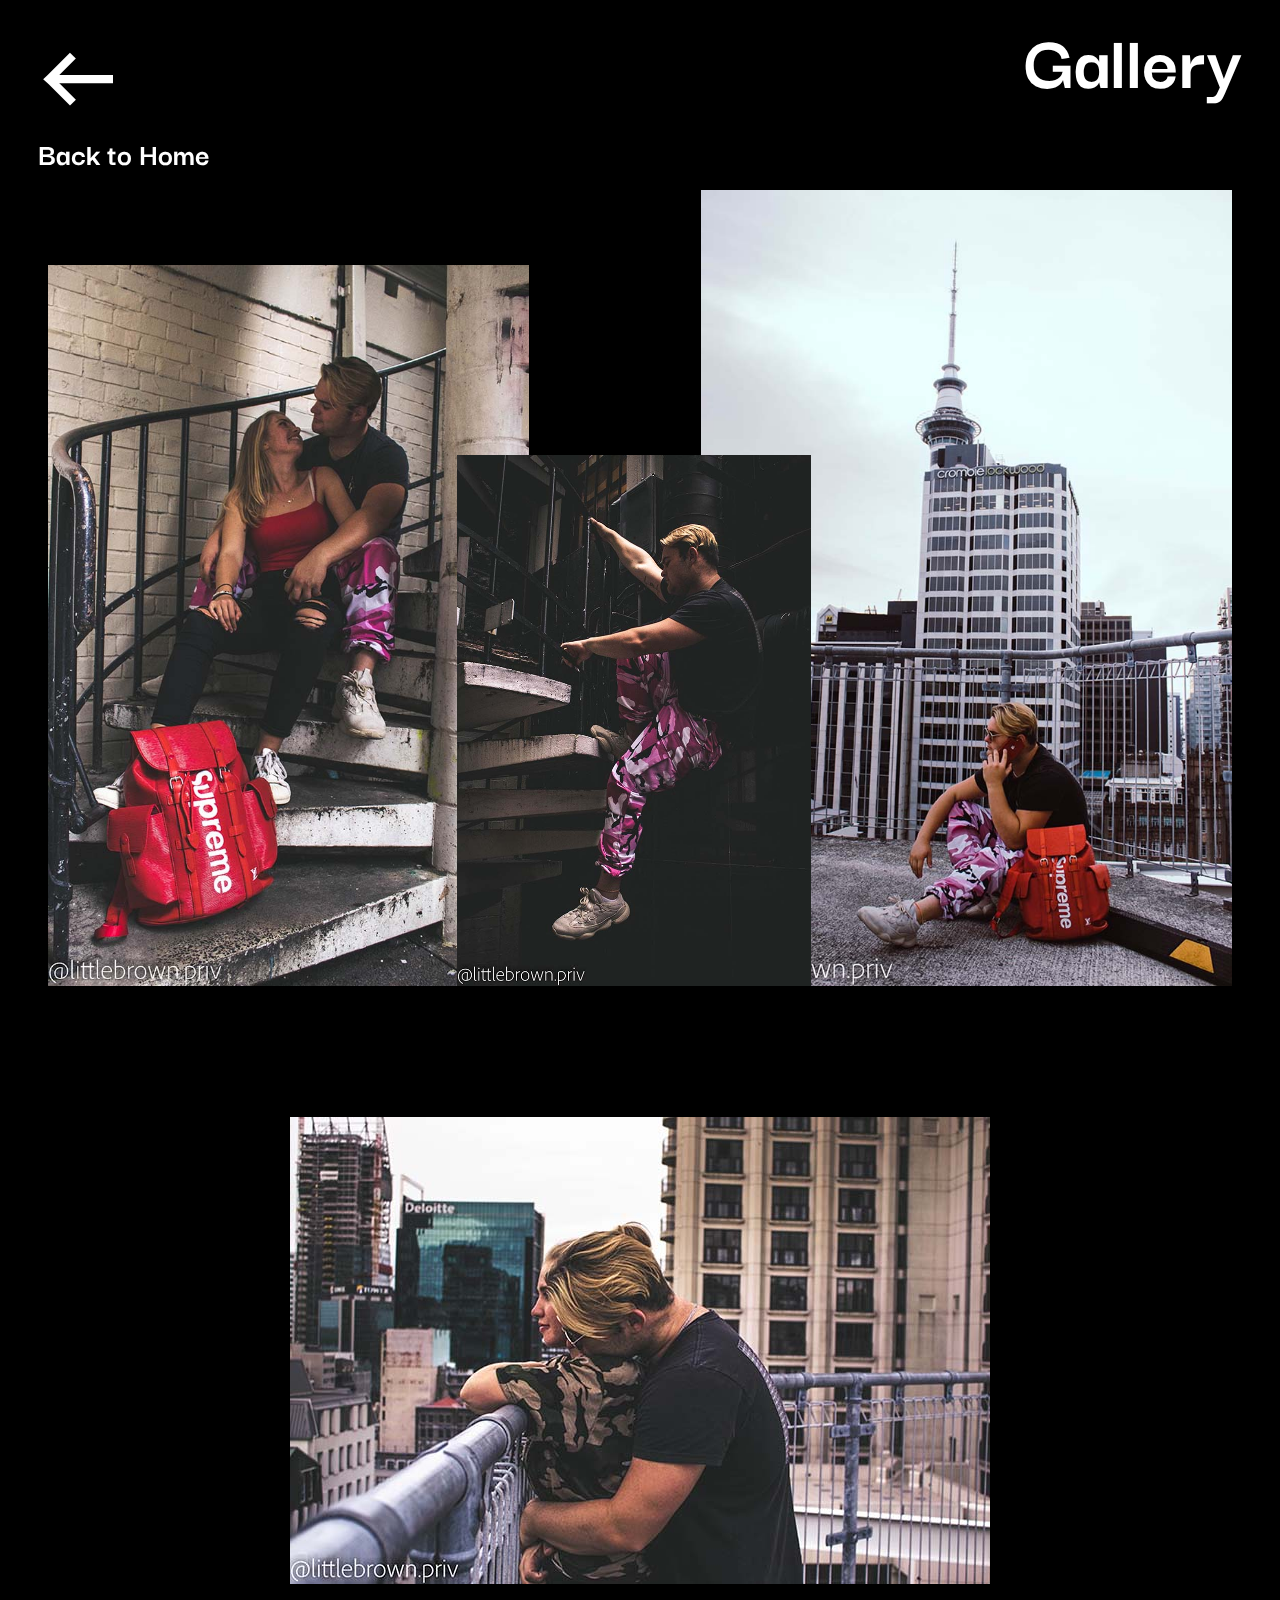
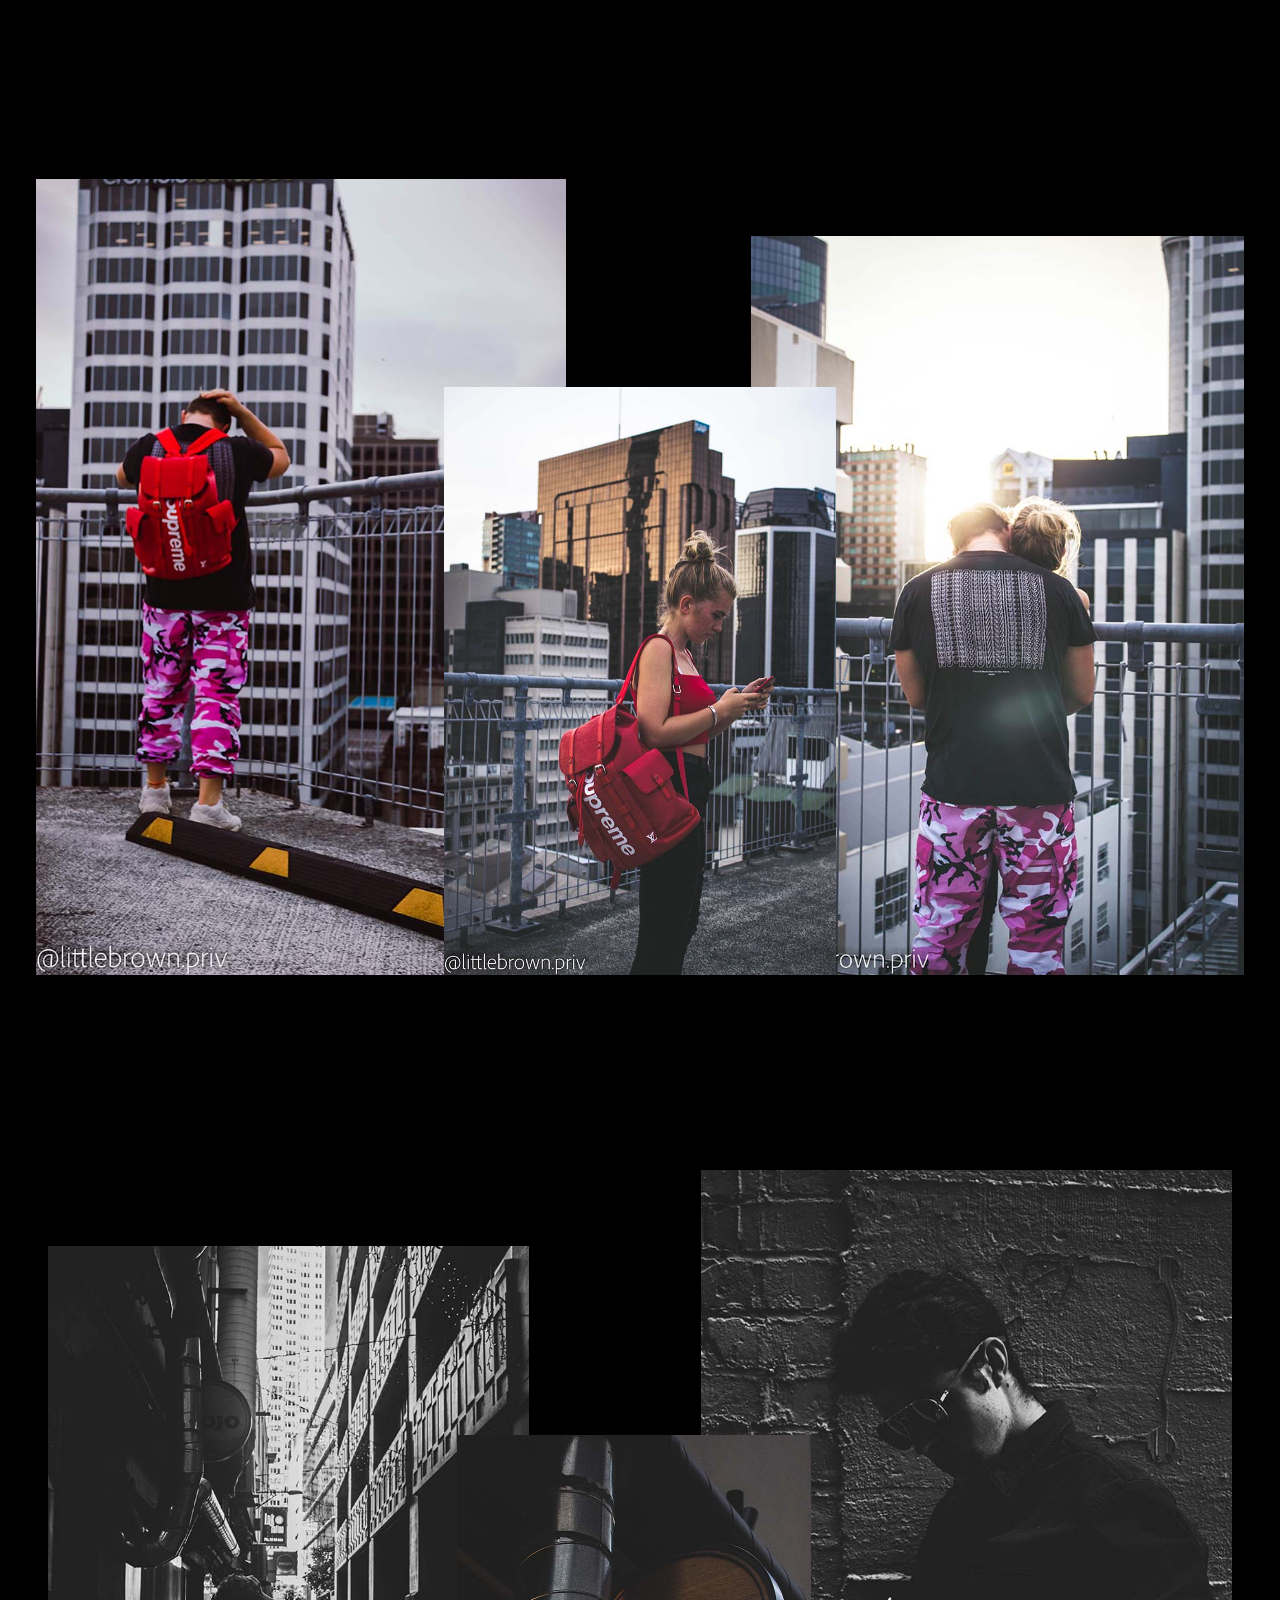
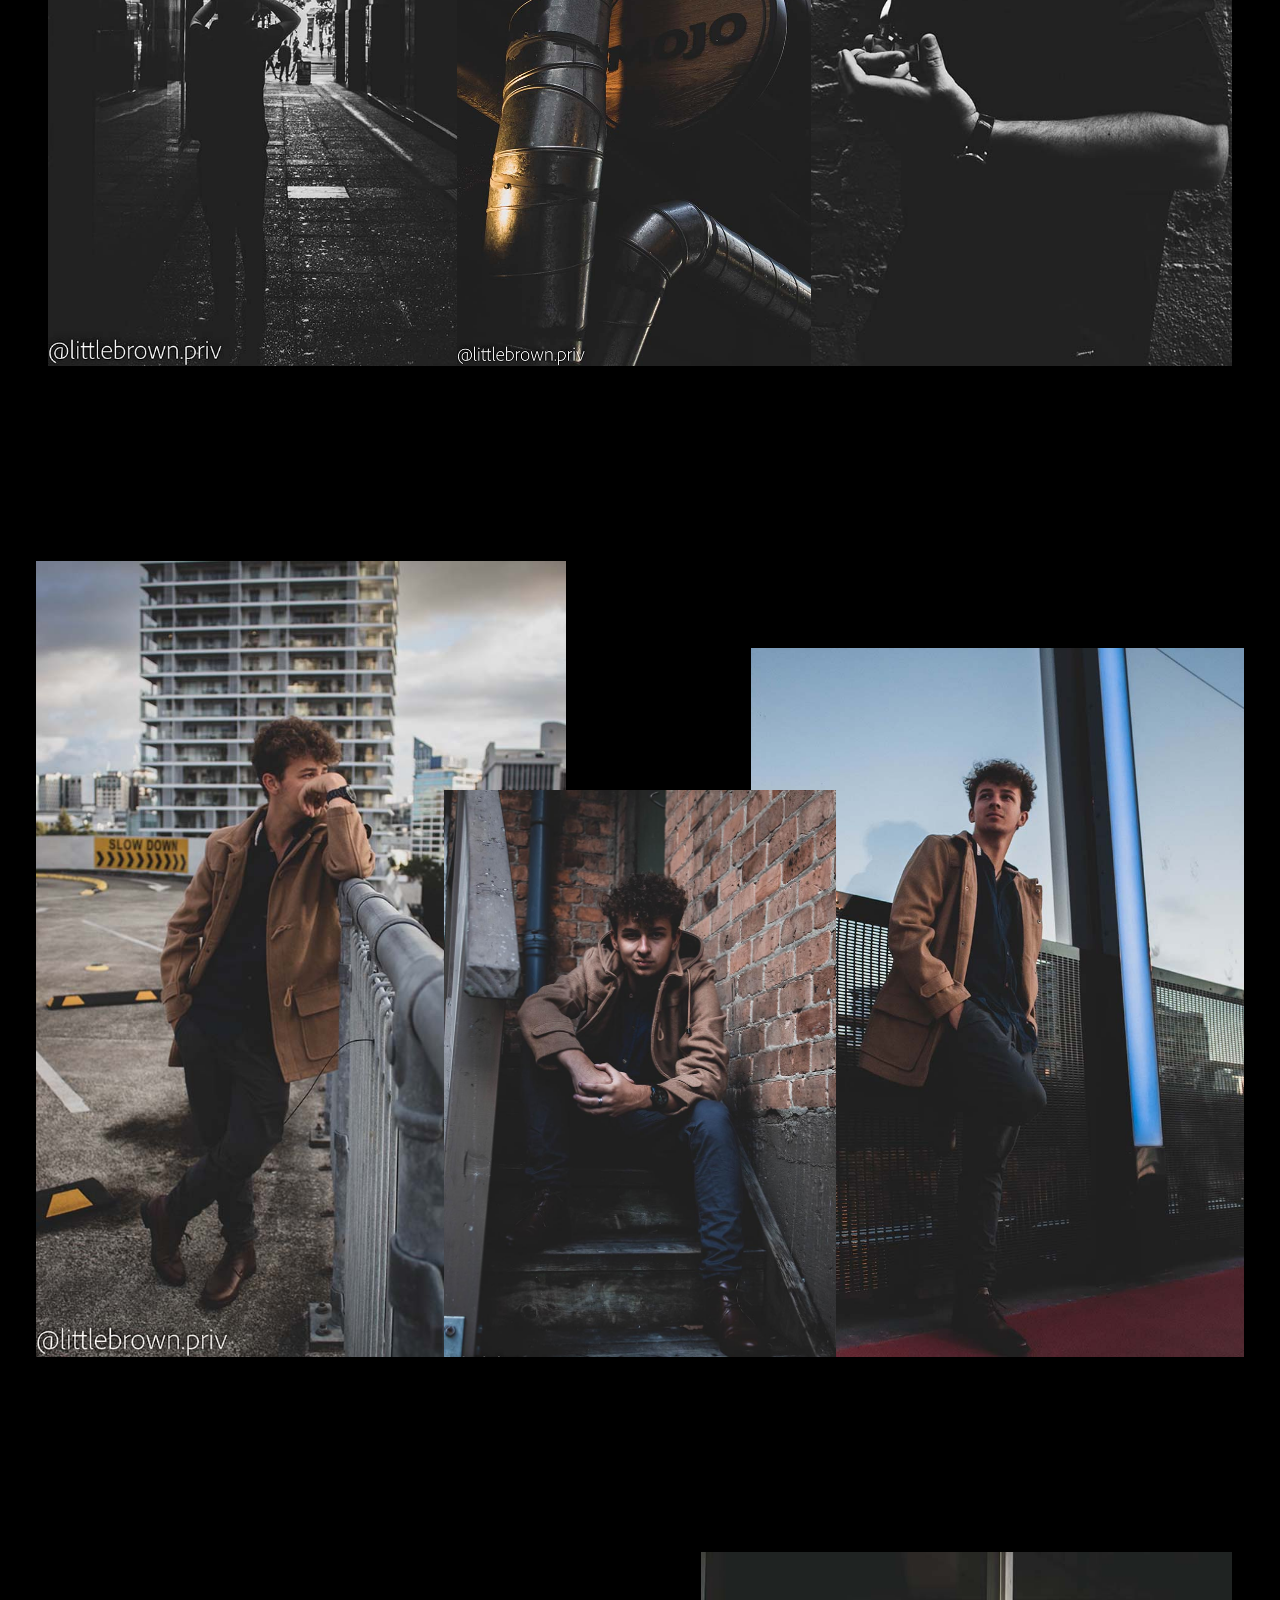
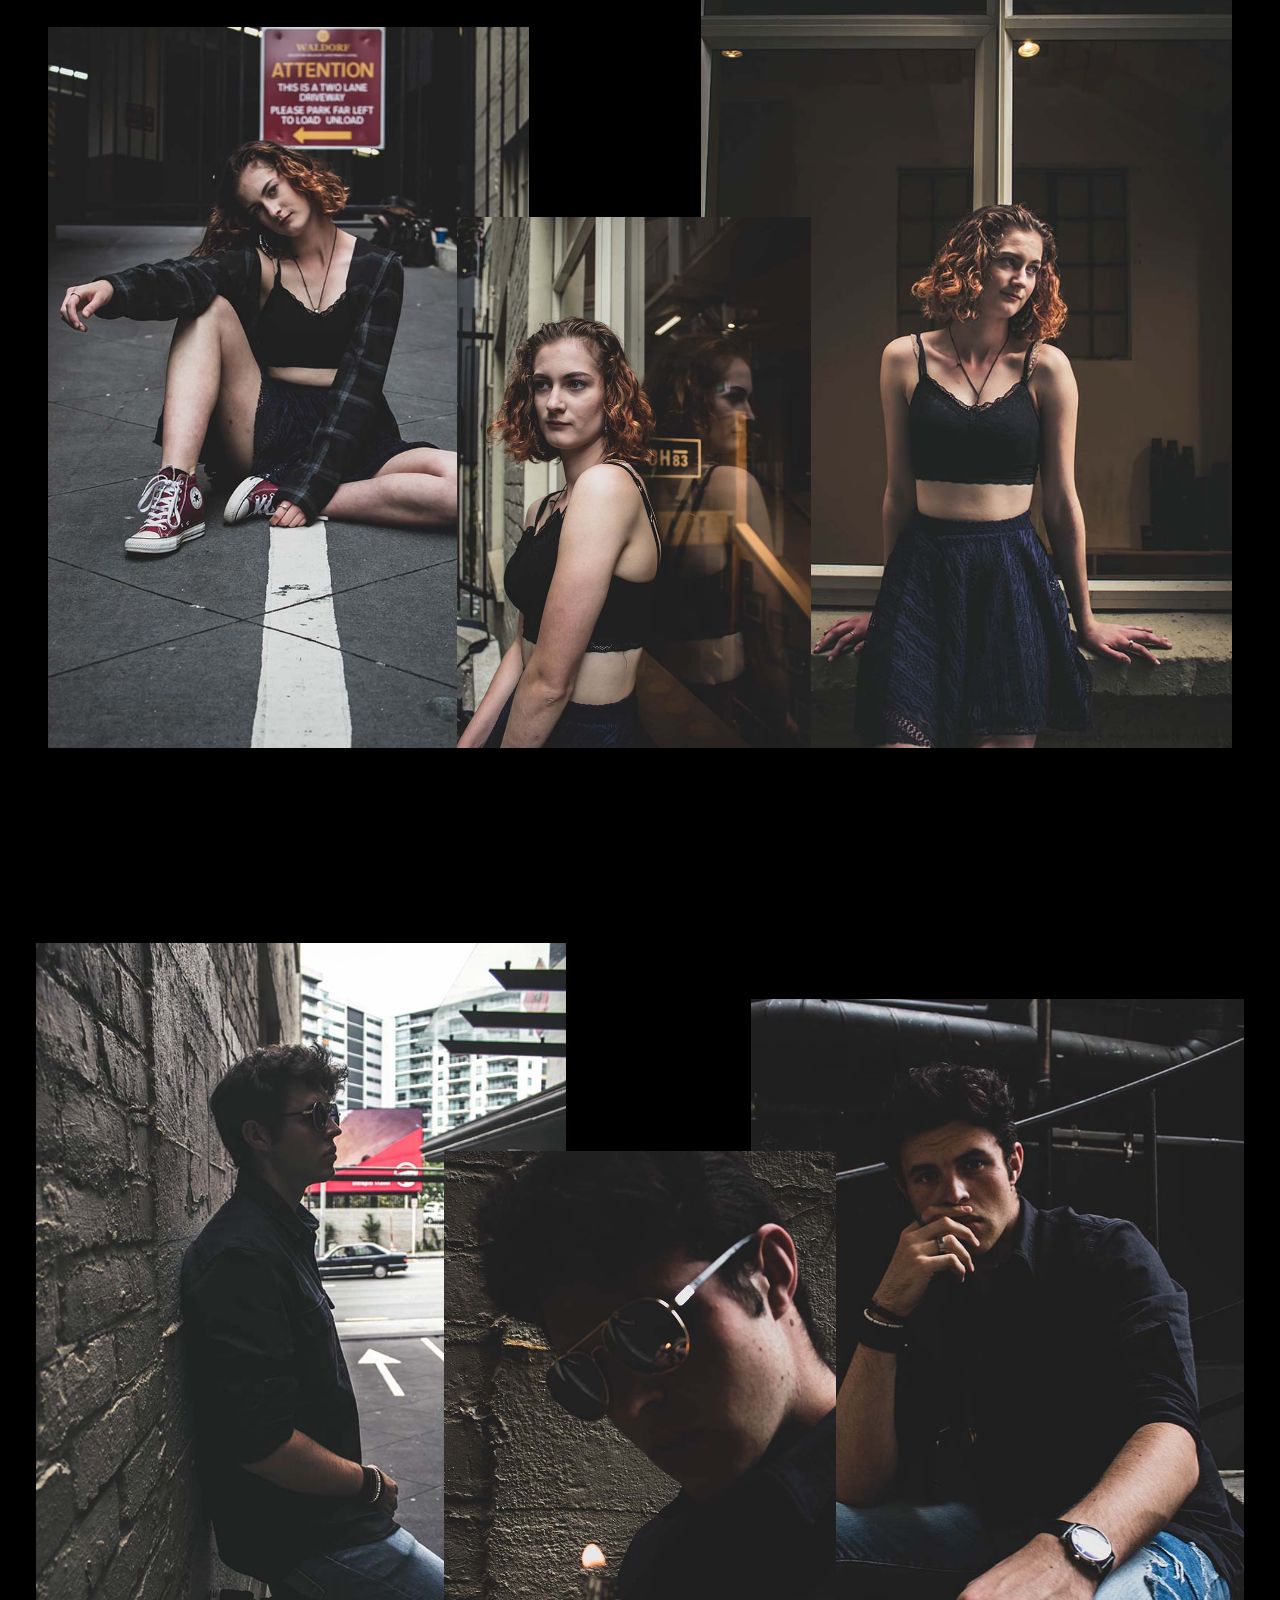
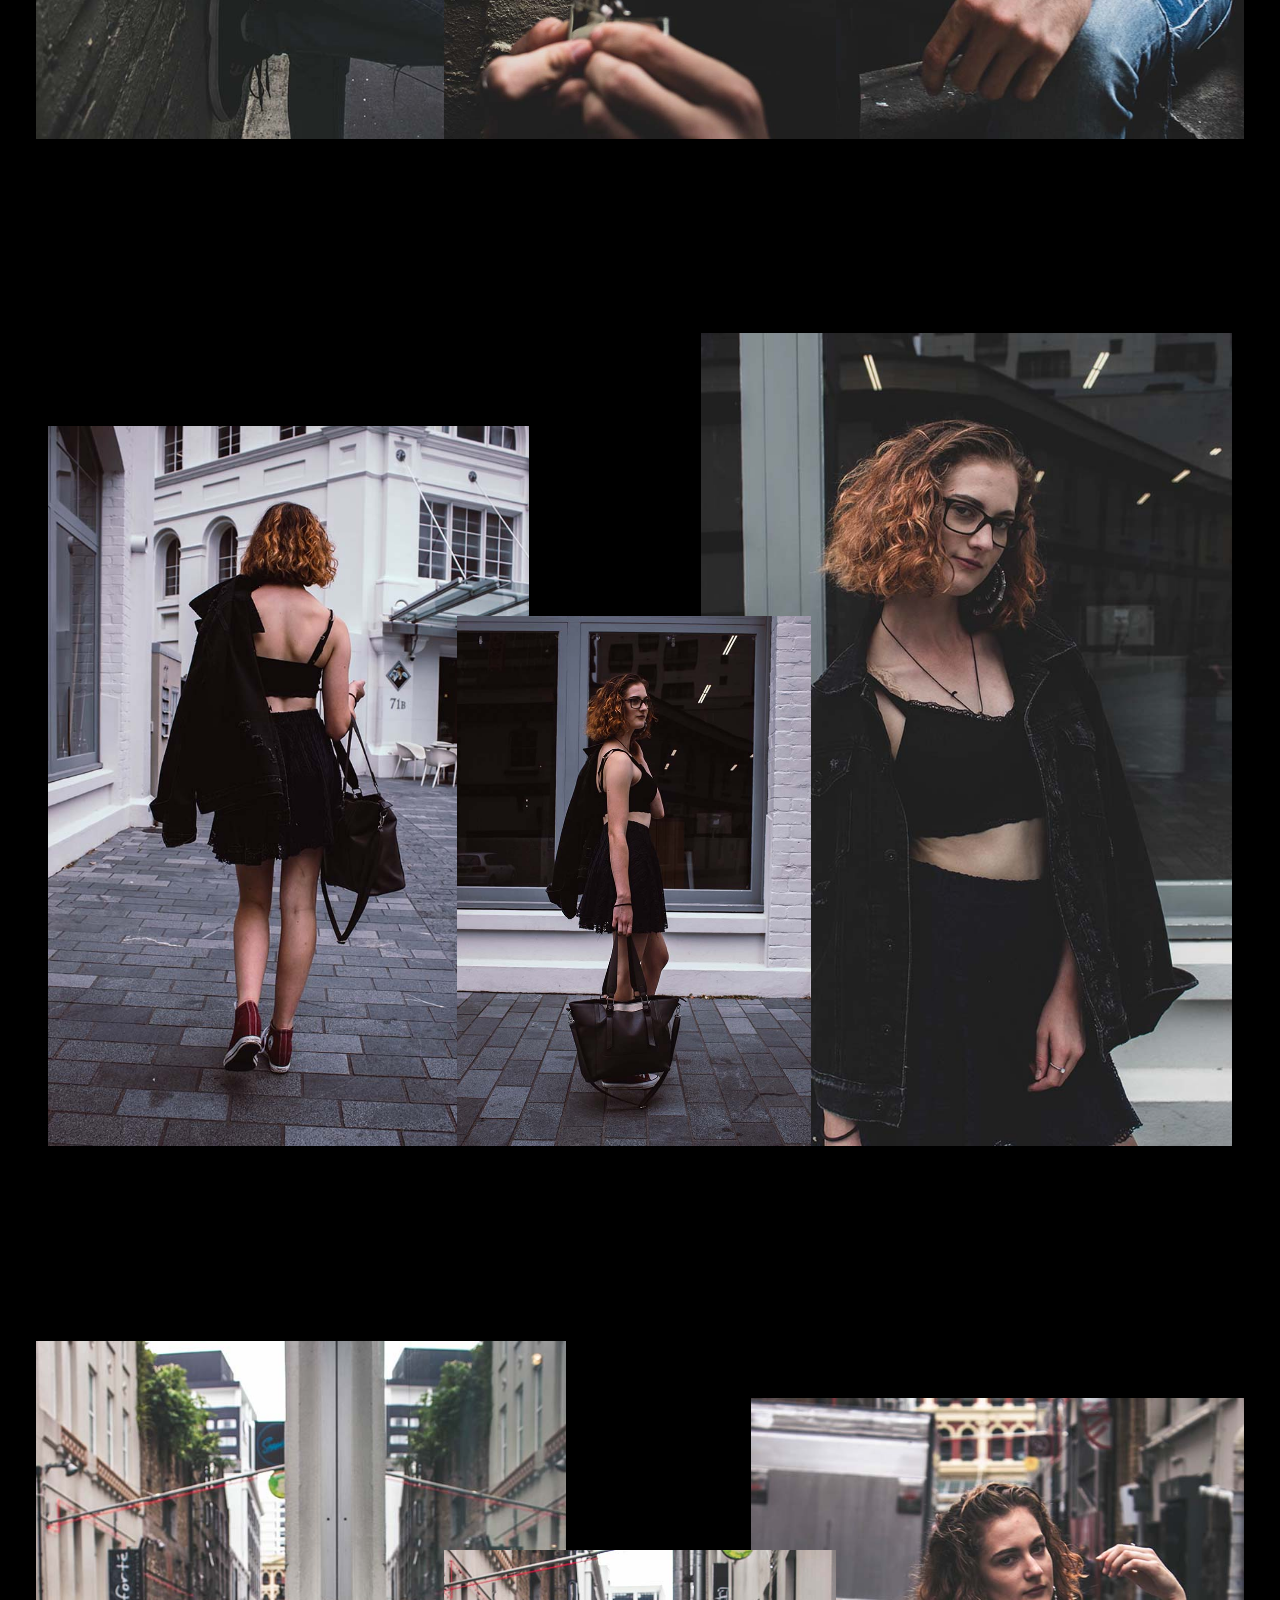
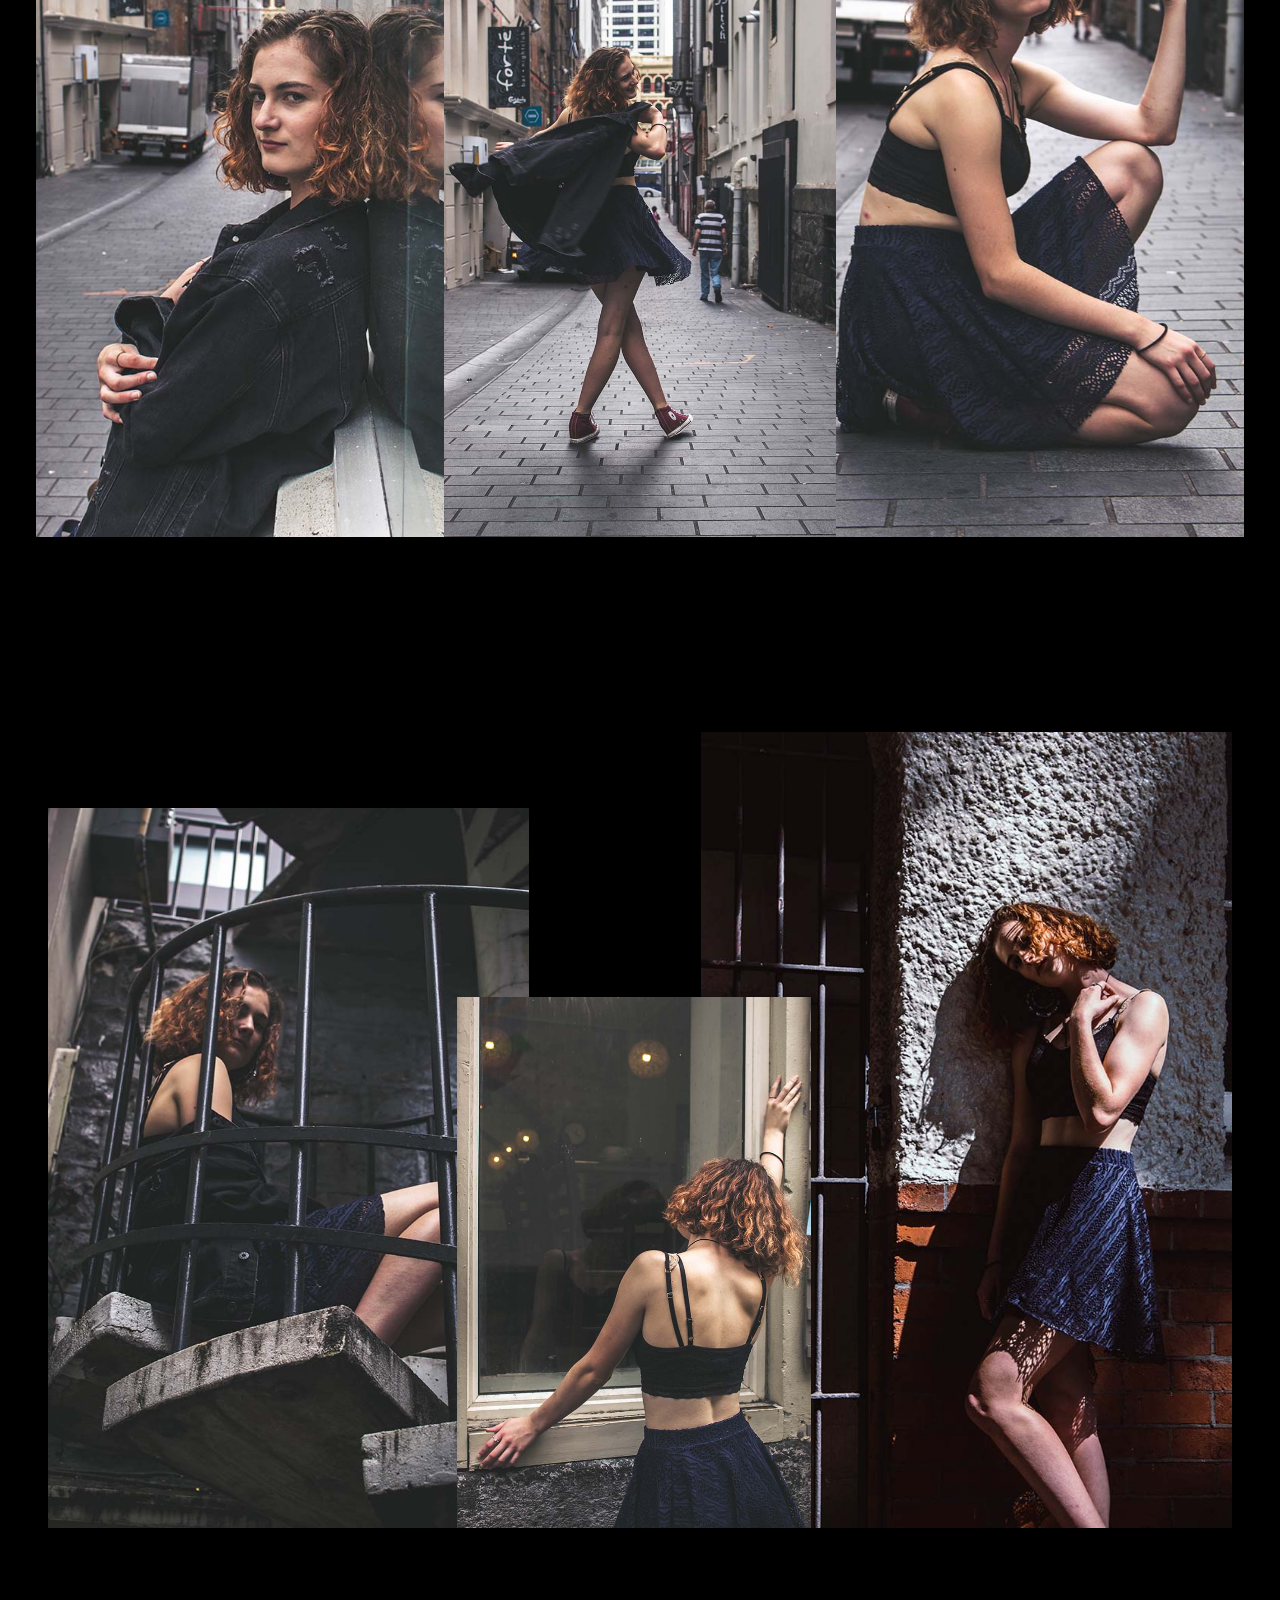
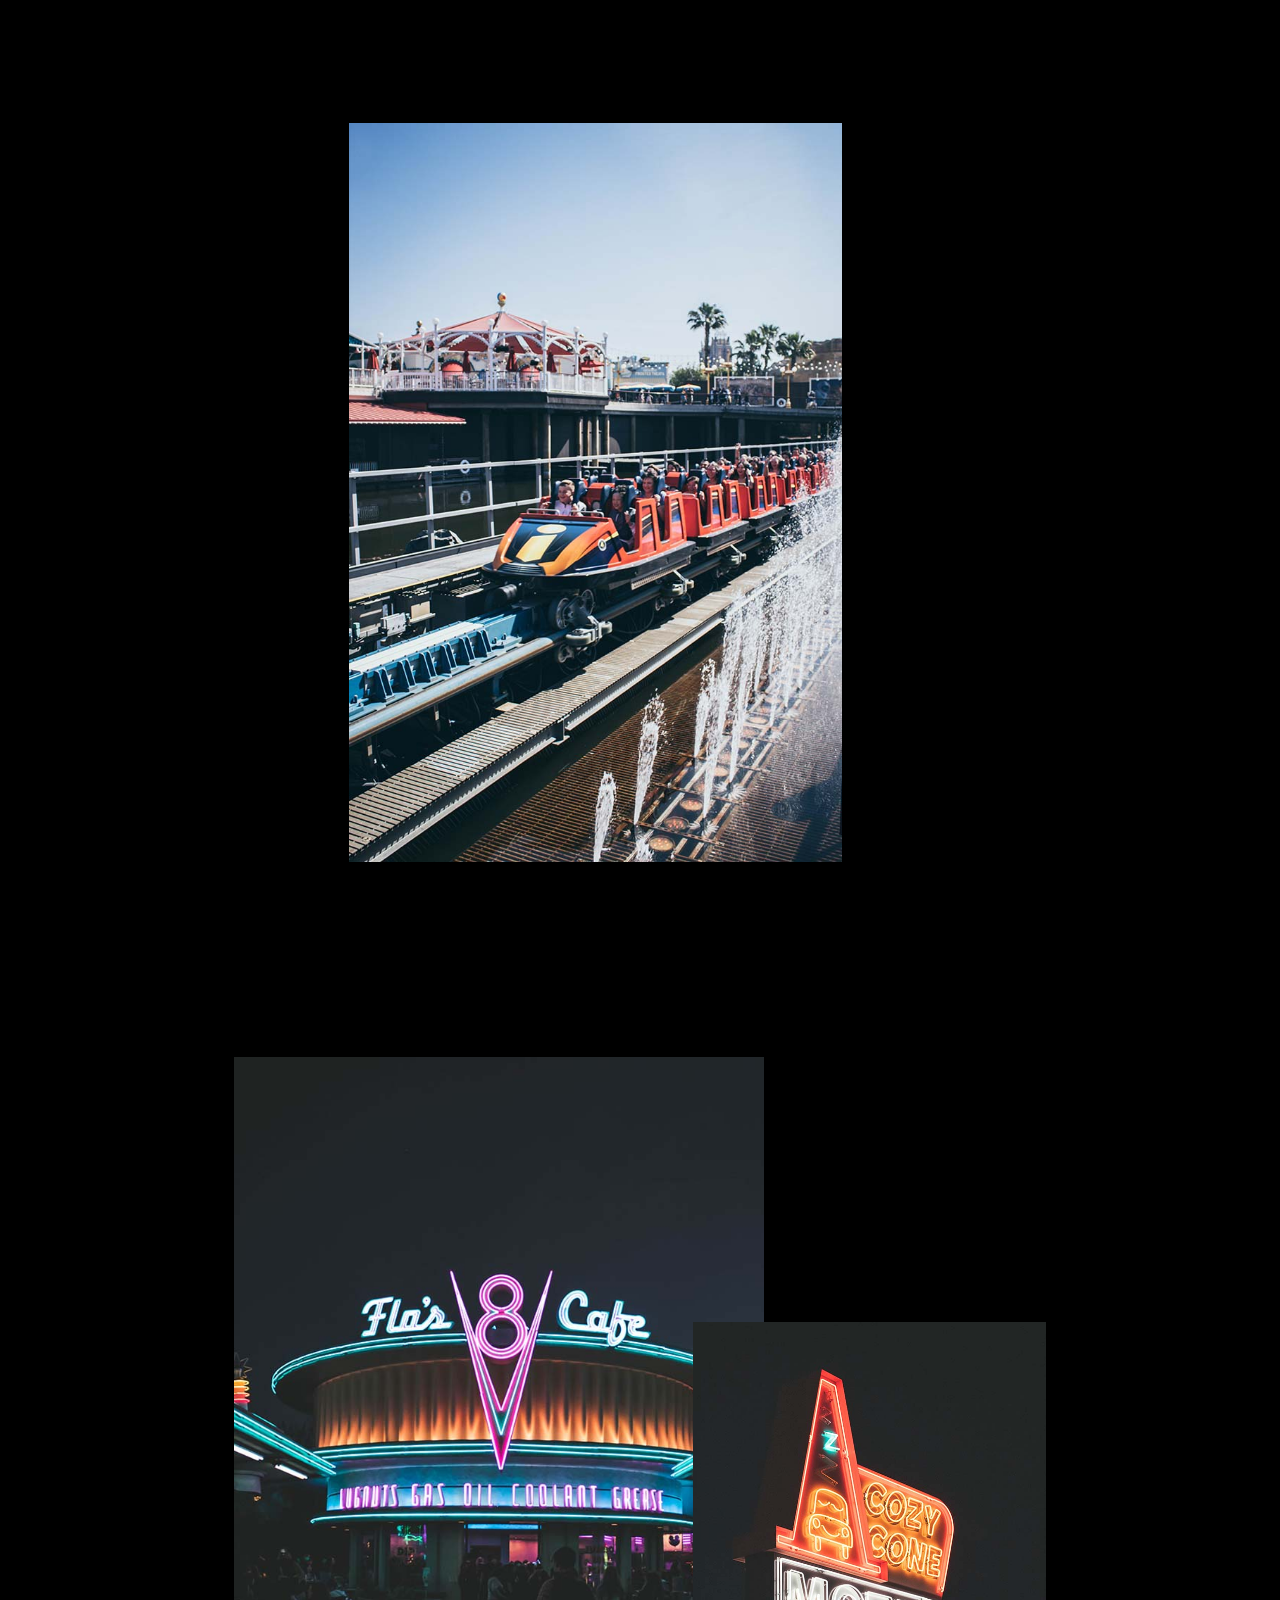
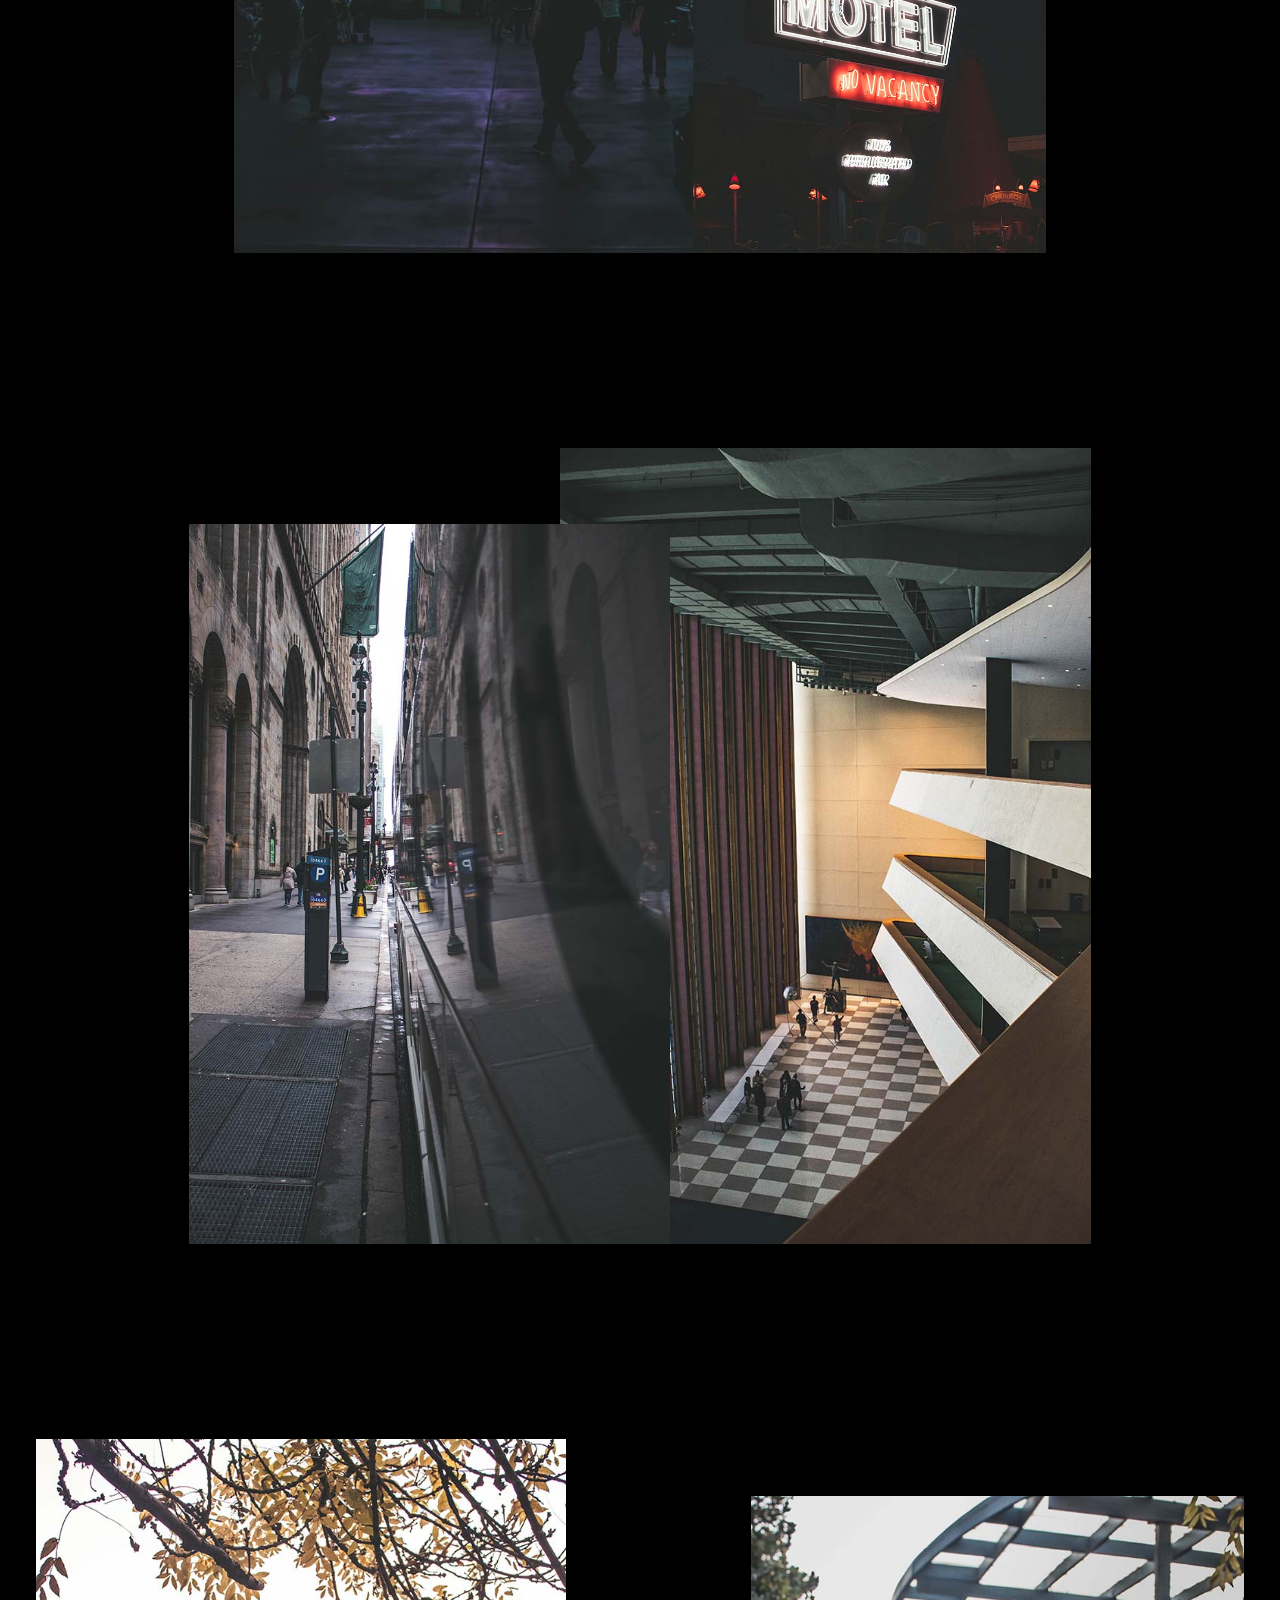
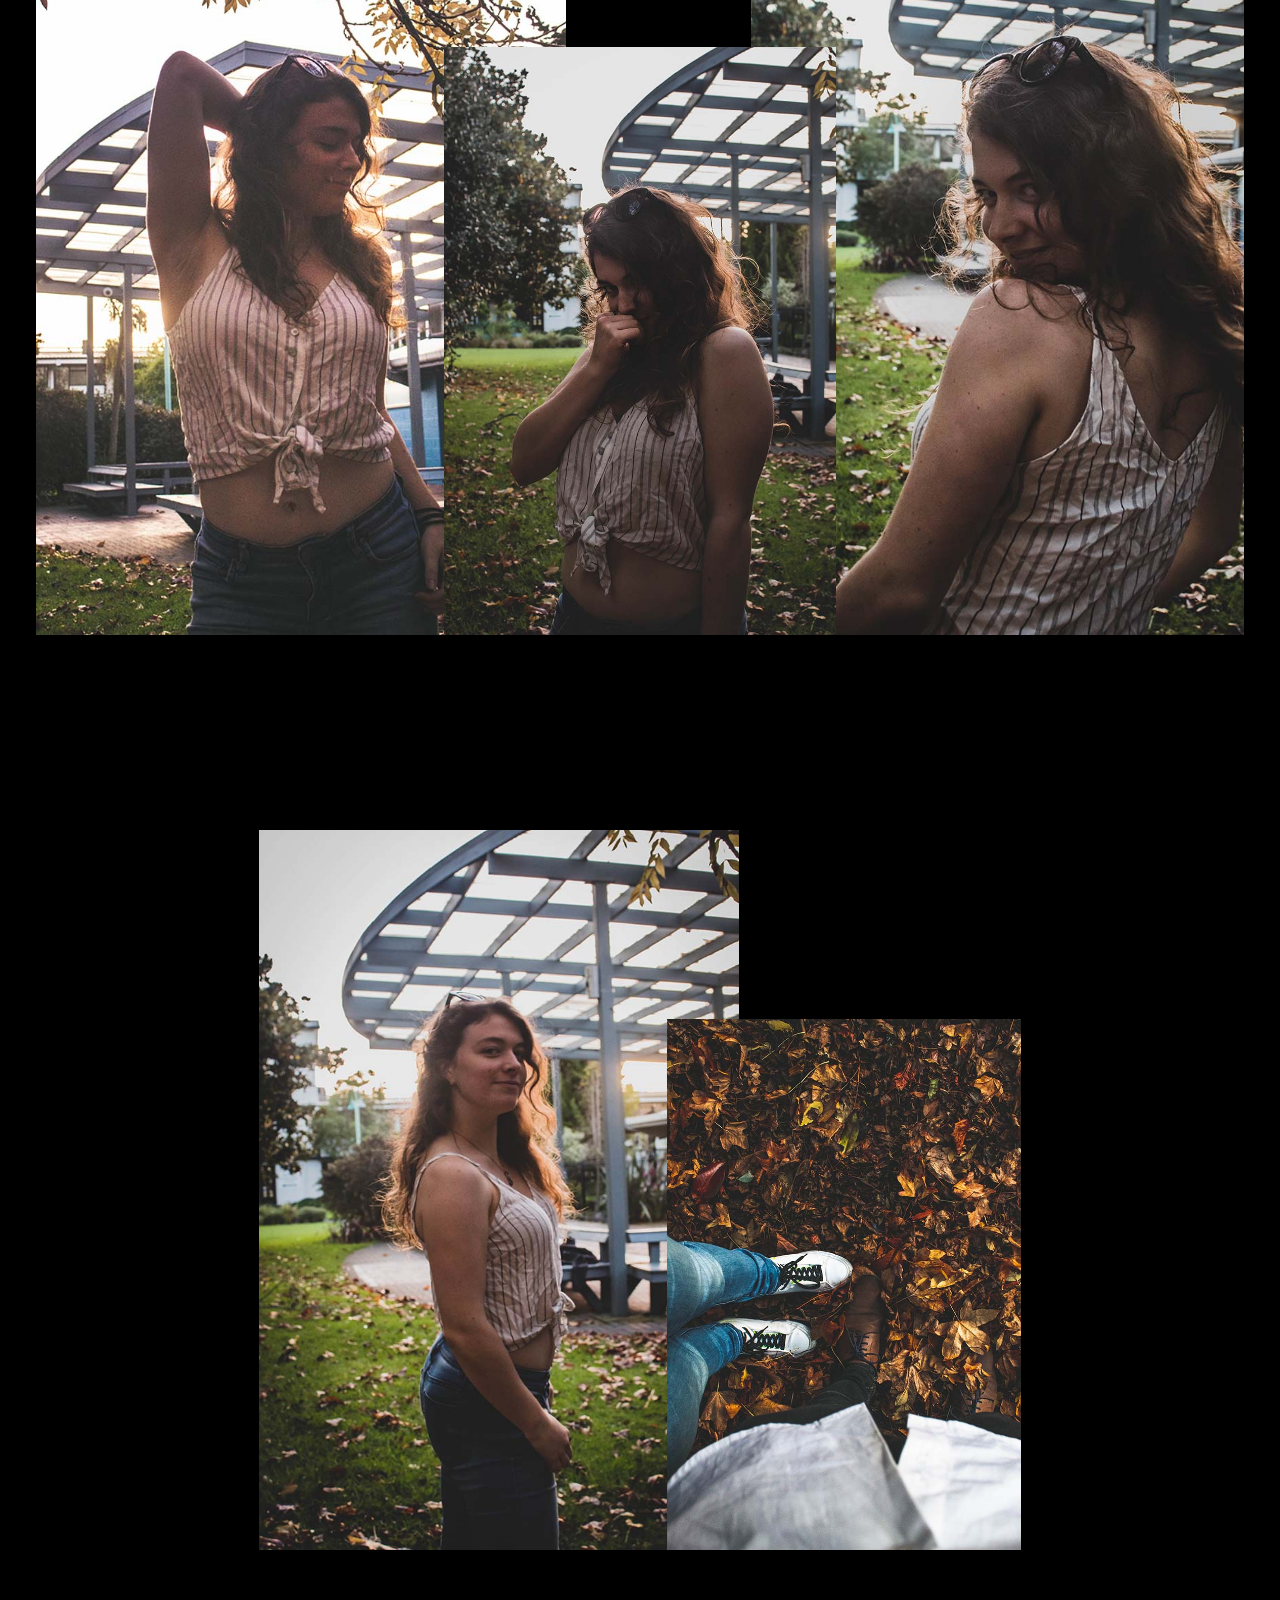
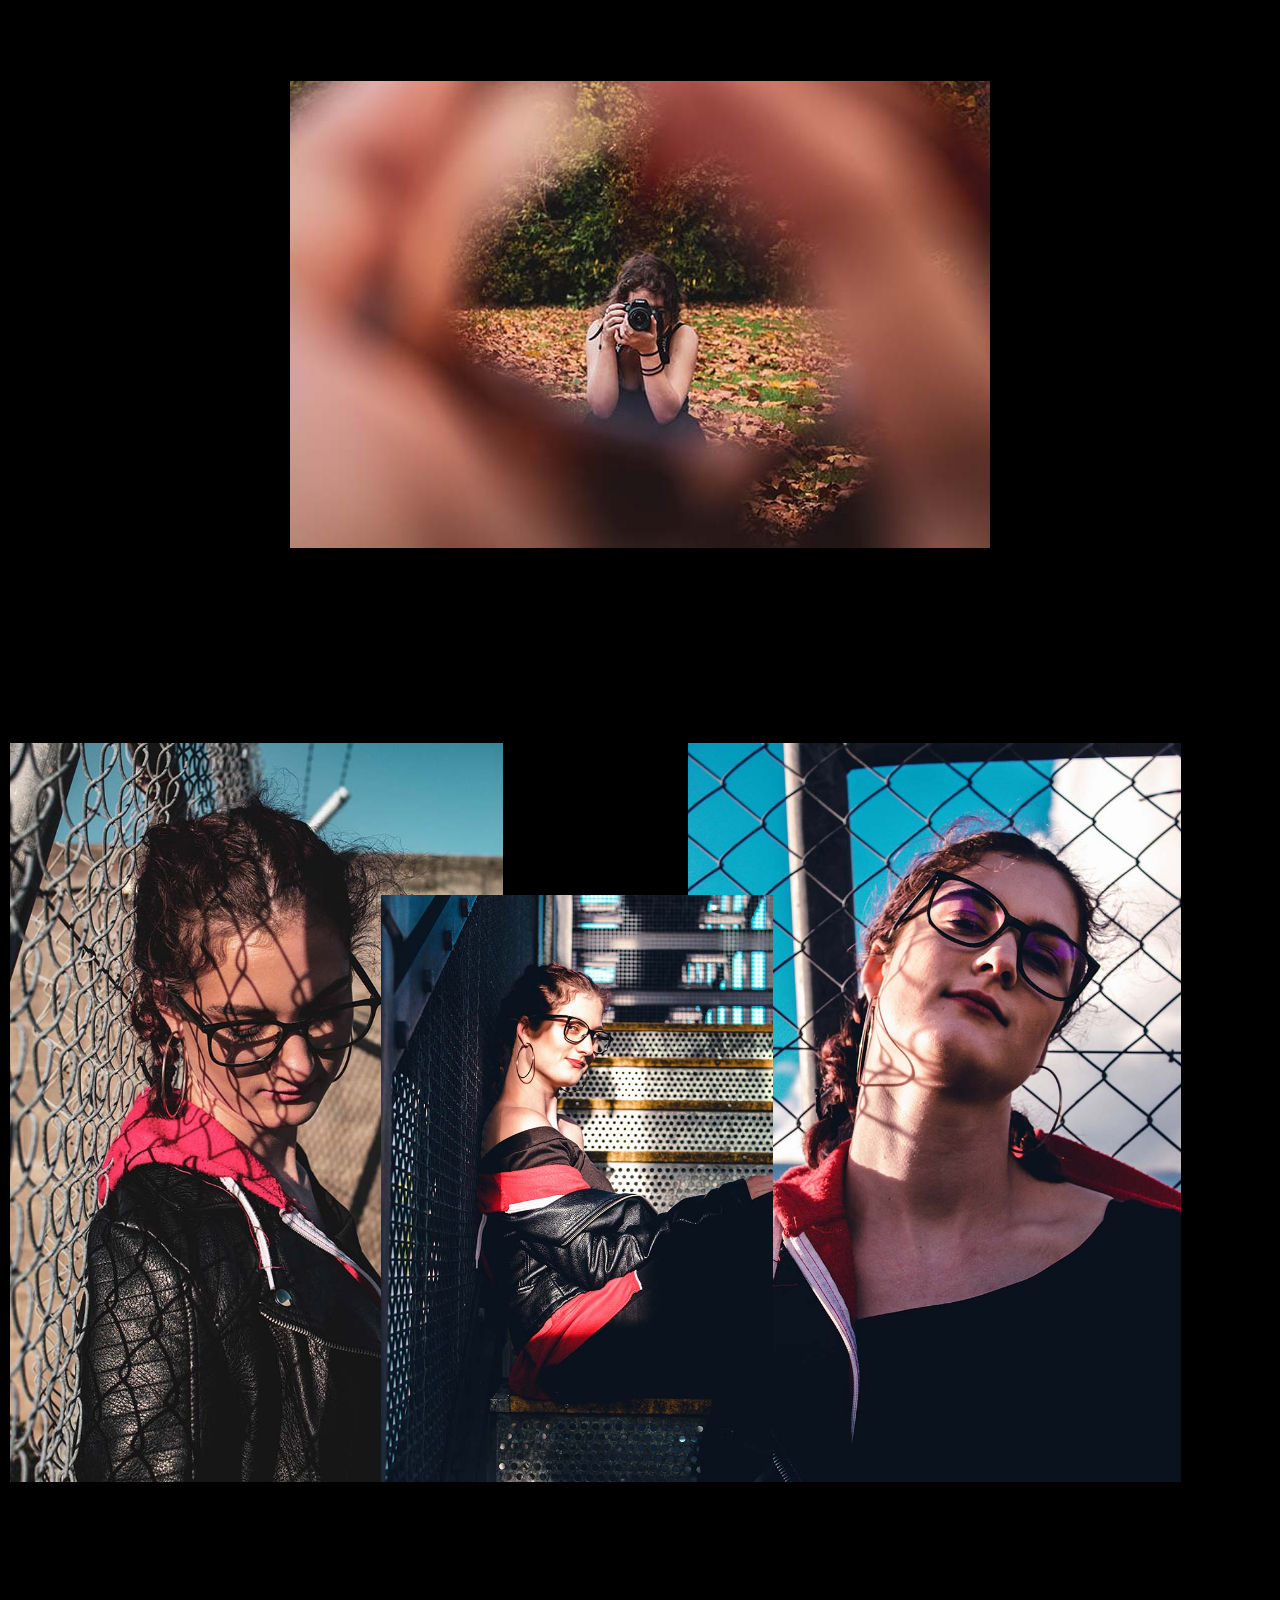
<file: gallery.html>
<!DOCTYPE HTML>
<html lang="en">
	<head>
	<title>LittleBrownz</title>
	<link rel="stylesheet" type="text/css" href="styles/styles.css">
	<link href="https://fonts.googleapis.com/css?family=Darker+Grotesque%7CMontserrat&display=swap" rel="stylesheet">
	<link rel="icon" type="image/png" href="images/kylelogofav-03.png">
	<script src="https://ajax.googleapis.com/ajax/libs/jquery/3.4.1/jquery.min.js"></script>
	<meta name="viewport" content="width=device-width, initial-scale=1.0">
	</head>
	<body>
		<div class="followback">
			<a href="index.html" class="backlink"><img src="images/arrowiconback.svg" class="backicongal" alt="back to home icon">
			<h3 class="backtext">Back to Home</h3></a>
		</div>
		<h2 class="gallerypagetitle">Gallery</h2>
		<div>
			<div class="gallerythird">
				<img class="galpo1" src="gallery/gallery1.jpg">
				<img class="galpo2" src="gallery/gallery2.jpg">
				<img class="galpo3" src="gallery/gallery4.jpg">
			</div>
			<div class="landscapecontainer"><img src="gallery/gallery3.jpg" class="landscape"></div>
			<div class="gallerythird">
				<img class="galpo4" src="gallery/gallery5.jpg">
				<img class="galpo5" src="gallery/gallery6.jpg">
				<img class="galpo6" src="gallery/gallery7.jpg">
			</div>
			<div class="gallerythird">
				<img class="galpo1" src="gallery/gallery8.jpg">
				<img class="galpo2" src="gallery/gallery9.jpg">
				<img class="galpo3" src="gallery/gallery16.jpg">
			</div>
			<div class="gallerythird">
				<img class="galpo4" src="gallery/gallery10.jpg">
				<img class="galpo5" src="images/nic1.jpg">
				<img class="galpo6" src="images/nic3.jpg">
			</div>
			<div class="gallerythird">
				<img class="galpo1" src="gallery/gallery12.jpg">
				<img class="galpo2" src="gallery/gallery13.jpg">
				<img class="galpo3" src="gallery/gallery14.jpg">
			</div>
			<div class="gallerythird">
				<img class="galpo4" src="gallery/gallery15.jpg">
				<img class="galpo5" src="gallery/gallery17.jpg">
				<img class="galpo6" src="gallery/gallery26.jpg">
			</div>
			<div class="gallerythird">
				<img class="galpo1" src="gallery/gallery18.jpg">
				<img class="galpo2" src="gallery/gallery19.jpg">
				<img class="galpo3" src="gallery/gallery20.jpg">
			</div>
			<div class="gallerythird">
				<img class="galpo4" src="gallery/gallery21.jpg">
				<img class="galpo5" src="gallery/gallery22.jpg">
				<img class="galpo6" src="gallery/gallery23.jpg">
			</div>
			<div class="gallerythird">
				<img class="galpo1" src="gallery/gallery25.jpg">
				<img class="galpo2" src="gallery/gallery24.jpg">
				<img class="galpo3" src="gallery/gallery27.jpg">
			</div>
			<div class="gallerythird">
				<img class="galpo6" src="gallery/gallery32.jpg">
			</div>
			<div class="gallerythird">
				<img class="galpo4" src="gallery/gallery33.jpg">
				<img class="galpo2" src="gallery/gallery34.jpg">
			</div>
			<div class="gallerythird">
				<img class="galpo1" src="gallery/gallery29.jpg">
				<img class="galpo3" src="gallery/gallery31.jpg">
			</div>
			<div class="gallerythird">
				<img class="galpo4" src="gallery/gallery35.jpg">
				<img class="galpo5" src="gallery/gallery36.jpg">
				<img class="galpo6" src="gallery/gallery37.jpg">
			</div>
			<div class="gallerythird">
				<img class="galpo1" src="gallery/gallery38.jpg">
				<img class="galpo2" src="gallery/gallery39.jpg">
			</div>
				<div class="landscapecontainer"><img src="gallery/gallery40.jpg" class="landscape"></div>
			<div class="gallerythird">
				<img class="galpo6" src="gallery/gallery43.jpg">
				<img class="galpo5" src="gallery/gallery41.jpg">
				<img class="galpo6" src="images/mackenzie3.jpg">
			</div>
			<div class="gallerythird">
				<img class="galpo1" src="gallery/gallery42.jpg">
				<img class="galpo2" src="gallery/gallery44.jpg">
				<img class="galpo3" src="gallery/gallery46.jpg">
			</div>
			<div class="landscapecontainer"><img src="gallery/gallery45.jpg" class="landscape"></div>
			<div class="gallerythird">
				<img class="galpo6" src="gallery/gallery47.jpg">
				<img class="galpo5" src="gallery/gallery48.jpg">
			</div>
			<div class="gallerythird">
				<img class="galpo1" src="gallery/gallery49.jpg">
				<img class="galpo2" src="gallery/gallery50.jpg">
				<img class="galpo3" src="gallery/gallery51.jpg">
			</div>
			<div class="gallerythird">
				<img class="galpo4" src="gallery/gallery52.jpg">
				<img class="galpo5" src="gallery/gallery53.jpg">
				<img class="galpo6" src="gallery/gallery54.jpg">
			</div>
		</div>
	</body>
</html>
</file>
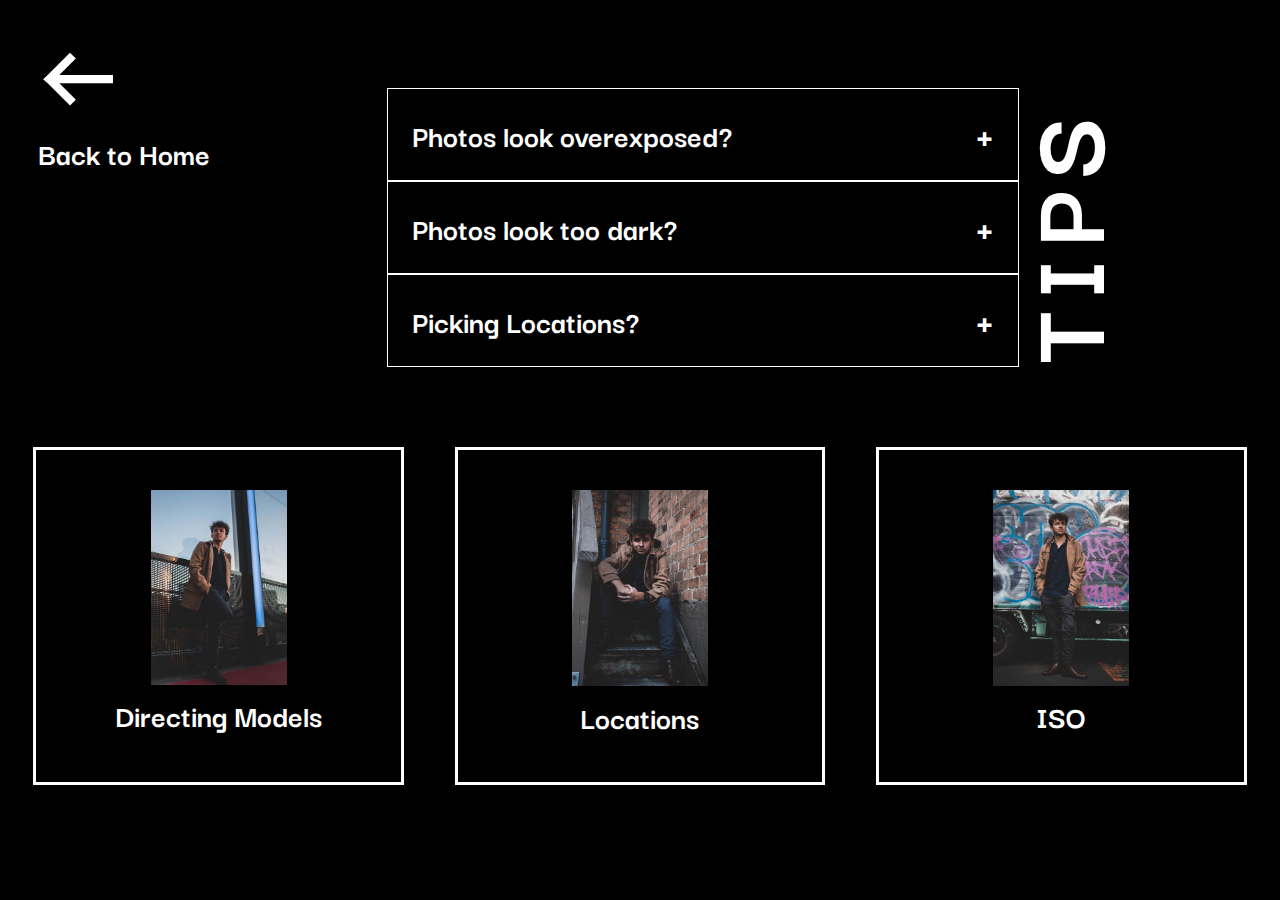
<file: tips.html>
<!DOCTYPE HTML>
<html lang="en">
	<head>
	<title>LittleBrownz</title>
	<link rel="stylesheet" type="text/css" href="styles/styles.css">
	<link href="https://fonts.googleapis.com/css?family=Darker+Grotesque%7CMontserrat&display=swap" rel="stylesheet">
	<link rel="icon" type="image/png" href="images/kylelogofav-03.png">
	</head>
	<body>
		<div class="backtips">
			<a href="index.html" class="backlink"><img src="images/arrowiconback.svg" class="backicongal" alt="back to home arrow">
			<h3 class="backtext">Back to Home</h3></a>
		</div>
		<h2 class="tipstitle tipsheading">Tips</h2>
		<div class="accordion">
			<div class="accordionheader"><div class="accordiontitle">Photos look overexposed?</div><p>+</p></div>
			<div class="accordioncontent">Sed ut perspiciatis unde omnis iste natus error sit voluptatem accusantium doloremque laudantium, totam rem aperiam, eaque ipsa quae ab illo inventore veritatis et quasi architecto beatae vitae dicta sunt explicabo.</div>
			<div class="accordionheader"><div class="accordiontitle">Photos look too dark?</div><p>+</p></div>
			<div class="accordioncontent">Sed ut perspiciatis unde omnis iste natus error sit voluptatem accusantium doloremque laudantium, totam rem aperiam, eaque ipsa quae ab illo inventore veritatis et quasi architecto beatae vitae dicta sunt explicabo.</div>
			<div class="accordionheader"><div class="accordiontitle">Picking Locations?</div><p>+</p></div>
			<div class="accordioncontent">Sed ut perspiciatis unde omnis iste natus error sit voluptatem accusantium doloremque laudantium, totam rem aperiam, eaque ipsa quae ab illo inventore veritatis et quasi architecto beatae vitae dicta sunt explicabo.</div>
		</div>
		<div class="blogblockwrapper">
			<div class="blogblock" id="blog1">
				<div class="blogicon"><img src="images/nic3.jpg" alt="picture of nic"></div>
				<div><h3>Directing Models</h3></div>
			</div>
			<div class="blogblock" id="blog2">
				<div class="blogicon"><img src="images/nic1.jpg" alt="picture of nic"></div>
				<div><h3>Locations</h3></div>
			</div>
			<div class="blogblock" id="blog3">
				<div class="blogicon"><img src="images/nic2.jpg" alt="picture of nic"></div>
				<div><h3>ISO</h3></div>
			</div>
		</div>
		<div id="blogcontent1">
			<h2>Directing Models</h2>
			<img class="closeicon" src="images/closeiconkyle.svg" alt="icon close">
			<p>Sed ut perspiciatis unde omnis iste natus error sit voluptatem accusantium doloremque laudantium, totam rem aperiam, eaque ipsa quae ab illo inventore veritatis et quasi architecto beatae vitae dicta sunt explicabo.</p>
		</div>
		<div id="blogcontent2">
			<h2>Locations</h2>
			<img class="closeicon" src="images/closeiconkyle.svg" alt="icon close">
			<p>Sed ut perspiciatis unde omnis iste natus error sit voluptatem accusantium doloremque laudantium, totam rem aperiam, eaque ipsa quae ab illo inventore veritatis et quasi architecto beatae vitae dicta sunt explicabo.</p>
		</div>
		<div id="blogcontent3">
			<h2>ISO</h2>
			<img class="closeicon" src="images/closeiconkyle.svg" alt="icon close">
			<p>Sed ut perspiciatis unde omnis iste natus error sit voluptatem accusantium doloremque laudantium, totam rem aperiam, eaque ipsa quae ab illo inventore veritatis et quasi architecto beatae vitae dicta sunt explicabo.</p>
		</div>
		<script src="https://ajax.googleapis.com/ajax/libs/jquery/3.4.1/jquery.min.js"></script>
		<script src="scripts/tipsscript.js"></script>
	</body>
</html>
</file>
<file: styles/styles.css>
body {
	background-color: black;
	color: white;
	font-family: 'Darker Grotesque', sans-serif;
	max-width: 100%;
}

/* Side Nav Bar */
#logo {
	width: 12em;
	margin-left: 7em;
	position: fixed;
	z-index: 4;
}
.sidebar {
	display: inline;
}
.sidenav {
	transform: rotate(270deg);
	transform-origin: left top;
	margin-top: 5%;
	position: fixed;
	top: 75%;
}
.sidenav ul{
	list-style: none;
	font-size: 2em;
	text-transform: uppercase;
	line-height: 0.4em;
	font-weight: bold;
}
.sidenav ul li{
	display: inline;
	padding-left: 0.3em;
	padding-right: 0.3em;
	margin-left: 0.3em;
	margin-right: 0.3em;
}

/* Responsive Menu */
#iconopen, #iconclose {
	display: none;
	width: 8%;
	position: fixed;
	z-index: 4;
	right: 3%;
	top: 6%;
}
#iconopen:hover, #iconclose:hover {
	cursor: pointer;
}
#fullpagenav {
	display: none;
	width: 100%;
	z-index: 4;
	background-color: black;
	text-align: center;
	font-size: 4em;
	top: 0;
	bottom: 0;
}
#fullpagenav ul {
	list-style: none;
	text-transform: uppercase;
	font-weight: bold;
}
.hovermenu:hover {
	cursor: pointer;
}

/* About Section */
#about {
	margin-left: 20%;
}
.aboutheading {
	transform: rotate(270deg);
	transform-origin: left top;
	position: absolute;
	top: 30%;
	right: 48%;
	z-index: 1;
	font-weight: bold;
	font-size: 5em;
	line-height: 2em;
}
.aboutbio {
	position: absolute;
	z-index: 1;
	top: 65%;
	right: 40%;
	font-size: 1.3em;
	max-width: 28%;
}
.aboutpicture {
	width: 40%;
	position: absolute;
	z-index: -1;
	right: 10%;
	top: 20%;

}
.backlogo {
	position: absolute;
	top: 0;
	right: 0;
	z-index: -2;
	width: 50%;
}
.aboutservices {
	list-style: none;
	position: absolute;
	top: 95%;
	left: 30%;
}
.aboutservices li {
	font-size: 1.6em;
}
.aboutservices li:first-child {
	font-size: 2em;
}
.contactmebutton {
	border: solid white;
	background-color: transparent;
	color: white;
	padding: 0.5em;
	font-size: 1em;
	margin-top: 0.5em;
}
.contactmebutton:hover {
	cursor: pointer;
}

/* Gallery Section */
#gallery {
	position: absolute;
	top: 160%;
	text-align: center;
	margin-left: 10%;
}
#gallery1 {
	width: 31%;
	position: relative;
	left: 10%;
	z-index: 0;
}
#gallery2 {
	width: 23%;
	position: relative;
	left: 5%;
	top: 3em;
	z-index: 1;

}
#gallery3 {
	width: 33%;
	position: relative;
	top: 1em;
}
.gallerytitle {
	position: absolute;
	top: 60%;
	left: 40%;
	font-size: 7em;
	z-index: 3;
	width: 40vw;
}
#gallery a {
	color: white;
}
.galleryarrow {
	width: 10%;
	position: absolute;
	left: 15%;
	top: 100%;
}

/*Contact Section */
#contact {
	position: absolute;
	top: 300%;
	left: 20%;
}
#contact form {
	width: 90%;
}
#contact form fieldset {
	border: none;
}
::-webkit-input-placeholder {
	color: #adadad;
}
:-ms-input-placeholder {
	color: #adadad;
}
#contact form fieldset input {
	background-color: transparent;
	border: none;
	border-bottom: solid #adadad;
	color: #adadad;
	font-family: 'Darker Grotesque', sans-serif;
	font-size: 3.2em;
	padding-right: 2.5em;
	width: 90%;

}
#contact form fieldset input, #contact form fieldset select, #contact form fieldset button{
	margin: 5%;
	margin-left: 18%;
}
#contact form fieldset button {
	font-family: 'Darker Grotesque', sans-serif;
	font-size: 2.3em;
	border: solid #adadad;;
	background-color: transparent;
	color: #adadad;
	padding: 0.2em;
	margin-left: 55%;
	padding-left: 1em;
	padding-right: 1em;
	padding-bottom: 0.4em;
	margin-top: 10%;
}
#contact form fieldset button:hover {
	cursor: pointer;
}
.email {
	font-size: 2.8em;
	color: #adadad;
	margin-left: 24%;
}
.maillink{
	color: #adadad;
}
.socialicon {
	width: 15%;
	position: absolute;
	right: -40%;
}
.socialicon.ig {
	top: 8%;
}
.socialicon.fb {
	top: 34%;
}
.socialicon.tw {
	top: 62%;
}

/*Tips Section */
#tips {
	position: absolute;
	top: 460%;
	text-align: center;
	left: 35%;
}
#tips a {
	color: white;
	text-decoration: none;
}
.tipstitle {
	font-size: 7em;
	letter-spacing: 0.1em;
	text-transform: uppercase;
}
.questionicon {
	position: absolute;
	z-index: -1;
	font-size: 40em;
	line-height: 0.5em;
	margin-top: 0;
	margin-bottom: 50%;
	color: #5a5a5a;
	top: -5%;
	left: 60%;
}
.arrow {
	position: absolute;
	width: 15%;
	left: 8%;
	top: 85%;
}
.arrow:hover, .galleryarrow:hover {
	-webkit-transition: 0.5s ease-in-out;
	-webkit-transform: translate(2em, 0);
}

/* Gallery Page */

#logogallery {
	width: 12em;
	margin-left: 4em;
	position: absolute;
	top: 4%;
	z-index: 4;
}
.gallerythird {
	text-align: center;
	margin-top: 15%;
}
.galpo1, .galpo2, .galpo3, .galpo4, .galpo5, .galpo6 {
	display: inline-block;
}
.galpo1 {
	width: 38%;
}
.galpo2 {
	width: 28%;
	margin-left: -6%;
	z-index: 1;
}
.galpo3 {
	width: 42%;
	margin-left: -9%;
	position: relative;
	z-index: -1;
}
.galpo4 {
	width: 42%;
}
.galpo5 {
	width: 31%;
	margin-left: -10%;
	z-index: 1;
}
.galpo6 {
	width: 39%;
	margin-left: -7%;
	position: relative;
	z-index: -1;
}
.landscape {
	margin-top: 10%;
	max-width: 100%;
}
.landscapecontainer {
	width: 100%;
	text-align: center;
}
.followback {
	position: fixed;
	top: 5%;
	left: 3%;
}
.backlink {
	color: white;
	text-decoration: none;
}
.backtext{
	font-size: 2em;
	margin-top: 2%;
}
.backicongal {
	width: 25%;
}
.gallerypagetitle {
	position: absolute;
	font-size: 5em;
	top: -7%;
	right: 3%;
}
.backtips {
	position: absolute;
	top: 5%;
	left: 3%;
}

/* Tips Page */

.tipsheading {
	position: absolute;
	transform: rotate(270deg);
	transform-origin: left top;
	top: 30%;
	right: 3%;
}
.accordion {
	width: 50%;
	position: relative;
	left: 30%;
	top: 5em;
}
.accordionheader {
	border: 1px solid white;
	cursor: pointer;
	font-weight: bold;
	padding: 1.5rem;
	color: white;
	display: flex;
	justify-content: space-between;
}
.accordiontitle {
	font-size: 2em;
}
.accordionheader p {
	font-size: 3em;
	margin-top: 0;
	margin-bottom: 0;
	line-height: 0.8em;
}
.accordioncontent {
	display: none;
	border: 1px solid white;
	padding: 1.5rem;
	color: white;
}
.blogblockwrapper {
	position: relative;
	top: 10em;
	left: 0;
	right: 3%;
	display: flex;
	margin-bottom: 3%;
}
.blogblock {
	border: solid white;
	margin-left: 2%;
	margin-right: 2%;
	padding: 1%;
}
.blogblock:hover {
	cursor: pointer;
}
.blogicon img{
	width: 40%;
}
.blogicon {
	text-align: center;
	margin-top: 8%;
}
.blogblock div h3 {
	font-size: 2em;
	text-align: center;
	margin-top: 1%;
}
#blogcontent1, #blogcontent2, #blogcontent3 {
	display: none;
	color: white;
	background-color: black;
	position: absolute;
	z-index: 5;
	height: 100%;
	width: 100%;
	position: fixed;
	top: 0;
	text-align: center;
}
#blogcontent1 p, #blogcontent2 p, #blogcontent3 p {
	width: 40%;
	margin: 0 auto;
	font-size: 1.2em;
}
#blogcontent1 h2, #blogcontent2 h2, #blogcontent3 h2 {
	margin-top: 5%;
	font-size: 4em;
}
.closeicon {
	width: 3%;
	position: absolute;
	top: 4%;
	right: 4%;
}
.closeicon:hover {
	cursor: pointer;
}

@media only screen and (max-width: 1200px) {
	.socialicon.ig, .socialicon.fb {
	top: 110%;
	}
	.socialicon.tw {
		top: 111%;
	}
	.socialicon.ig {
		left: 20%;
	}
	.socialicon.fb {
		left: 57%;
	}
	.socialicon.tw {
		left: 95%;
	}
	#tips {
		top: 500%;
	}
	.tipsheading {
	right: 0.25%;
	}
	.galleryarrow {
		left: 20%;
		top: 112%;
	}
	.aboutservices {
	top: 106%;
	left: 28.5%;
	}
	.email {
		margin-left: 17%;
	}
}
@media only screen and (max-width: 1000px){
	#iconopen {
		display: block;
	}
	.sidenav {
		display: none;
	}
	#logo {
	margin-left: 1em;
	}
	.backlogo {
	position: absolute;
	top: 18%;
	right: 2%;
	}
	.aboutheading {
		right: 56%;
		top: 33%;
	}
	.aboutbio {
	right: 50%;
	top: 45%;
	}
	.aboutpicture {
		right: 20%;
		top: 25%;
	}
	#gallery {
		top: 150%;
		margin-left: -18%;
	}
	#gallery1 {
	width: 50%;
	z-index: 1;

	}
	#gallery2 {
		left: 4%;
		width: 36%;
		z-index: 2;
	}
	#gallery3 {
		display: none;
	}
	.gallerytitle {
	position: absolute;
	top: 50%;
	right: -25%;
	font-size: 7em;
	}
	#contact {
		top: 290%;
	}
	#tips {
		top: 480%;
		left: 24%;
	}
	#contact form fieldset input {
	font-size: 3.2em;
	padding-right: 0em;

	}
	#contact form fieldset button {
		margin-left: 45%;
	}
	.email {
		font-size: 2.2em;
		margin-left: 15%;
	}
	.accordion {
		min-width: 80%;
		top: 40%;
		left: 10%;
	}
	.tipsheading {
		position: absolute;
		transform: rotate(0deg);
		top: 4%;
		right: 3%;

	}
	.blogblockwrapper {
		display: block;
	}
	.blogblock {
		width: 80%;
		margin: 0 auto;
		margin-bottom: 3%;
	}
	.closeicon {
		width: 6%;
	}
	.accordion {
		top: 18em;
	}
	.blogblockwrapper {
		top: 20em;
		left: 0;
	}
	.galleryarrow {
		left: 35%;
		z-index: 2;
		top: 80%;
	}
	.aboutservices {
		top: 92%;
		left: 18%;
	}
}
@media only screen and (max-width: 770px) {
	.aboutheading {
		top: 55%;
		right: 78%;
	}
	.aboutbio {
		top: 85%;
		right: 20%;
		max-width: 60%;
	}
	.aboutpicture {
		right: 20%;
		top: 40%;
		width: 60%;
	}
	.backlogo {
		top: 35%;
		right: 0;
		width: 70%;
	}
	#gallery {
		top: 190%;
	}
	.gallerytitle {
		width: 50vw;
		left: 48%;
	}
	#contact {
		top: 300%;
		left: 0;
	}
	#tips {
		top: 480%;
		overflow: hidden;
	}
	.email {
		font-size: 1.7em;
		margin-left: 21%;
	}

	#contact form fieldset button {
		margin-left: 42%;
	}
	.socialicon.ig {
		left: 20%;
	}
	.socialicon.fb {
		left: 48%;
	}
	.socialicon.tw {
		left: 78%;
	}
	#contact {
	left: 20%;
	}
	#fullpagenav ul {
	position: absolute;
	top: 25%;
	left: 30%;
	}
	.galpo1 {
	width: 50%;
	}
	.galpo2 {
		width: 40%;
		margin-left: -6%;
	}
	.galpo3 {
		width: 85%;
		display: block;
		margin-left: 7%;
		margin-top: 10%;
	}
	.galpo4 {
		width: 50%;
	}
	.galpo5 {
		width: 42%;
		margin-left: -10%;
		margin-top: 10%;
	}
	.galpo6 {
		width: 85%;
		display: block;
		margin-left: 7%;
		margin-top: 10%;
	}	
	.landscape {
		width: 85%;
	}
	.aboutservices {
		top: 118%;
		left: 13%;
	}
	#iconopen, #iconclose {
		width: 14%;
	}
}
@media only screen and (max-width: 550px) {
	.tipsheading {
		top: 20%;
		left: 13%;
	}
	.accordion {
		margin-top: 8%;
	}
	.blogblockwrapper {
		top: 100%;
	}
	.accordion {
		top: 23em;
	}
	.blogblockwrapper {
		top: 25em;
		left: 0;
	}
	.tipsheading {
		top: 18%;
	}
	.galleryarrow {
	width: 15%;
	left: 25%;
	top: 75%;
	}
	.gallerytitle {
	width: 60vw;
	left: 34%;
	}

	#contact {
	left: 0;
	}
	#fullpagenav ul {
	top: 25%;
	left: -10%;
	}
	.galpo1, .galpo2, .galpo4, .galpo5 {
		display: block;
		margin-left: 7%;
		margin-top: 10%;
		width: 85%;
	}
	#logo {
	width: 9em;
	}
	.aboutpicture {
		top: 36%;
	}
	.aboutbio {
		top: 73%;
	}
	.backlogo {
		top: 32%;
	}
	.aboutheading {
		right: 73%;
		top: 48%;
	}
	.aboutservices {
		top: 120%;
		left: 10%;
	}
	.email {
		margin-left: 12%;
	}
	#contact form fieldset button {
	margin-left: 35%;
	}
	#tips {
		left: 8%;
		line-height: 7em;
	}

}
@media only screen and (max-width: 380px){
	.aboutheading {
		display: none;
	}
	.aboutpicture {
		right: 15%;
		width: 80%;
		top: 40%;
	}
	.aboutbio {
		top: 72%;
		right: 5%;
		max-width: 90%;
	}
	.aboutservices {
		top: 115%;
		left: -5%;
	}
	.backlogo {
		top: 35%;
	}
	.gallerytitle {
	left: 18%;
	}
	
	.gallerypagetitle {
	top: -10%;
	}
	.email {
		margin-left: 8%;
	}
	#contact form fieldset button {
		margin-left: 33%;
	}
	#tips {
		left: 8%;
		line-height: 7em;
	}

}
@media only screen and (max-height: 600px) {
	.sidenav {
		top: 90%;
	}
}
</file>
